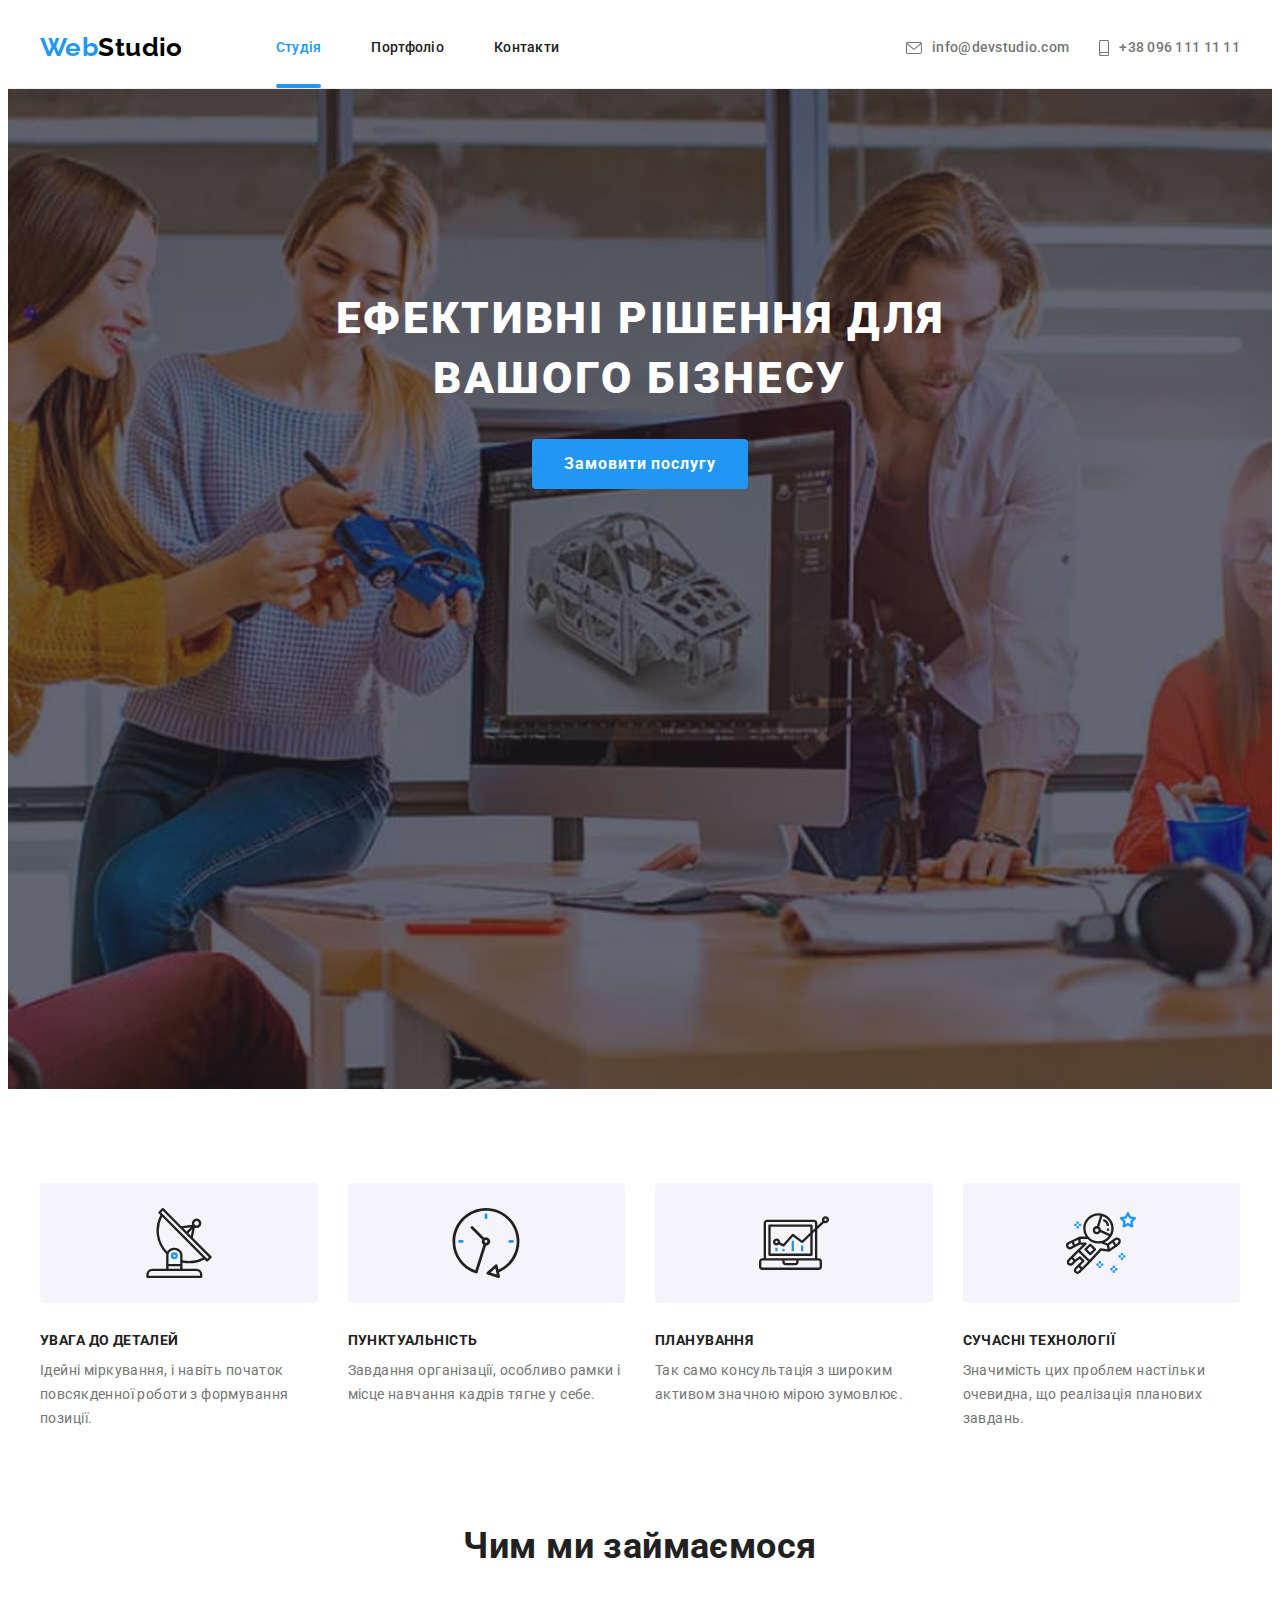
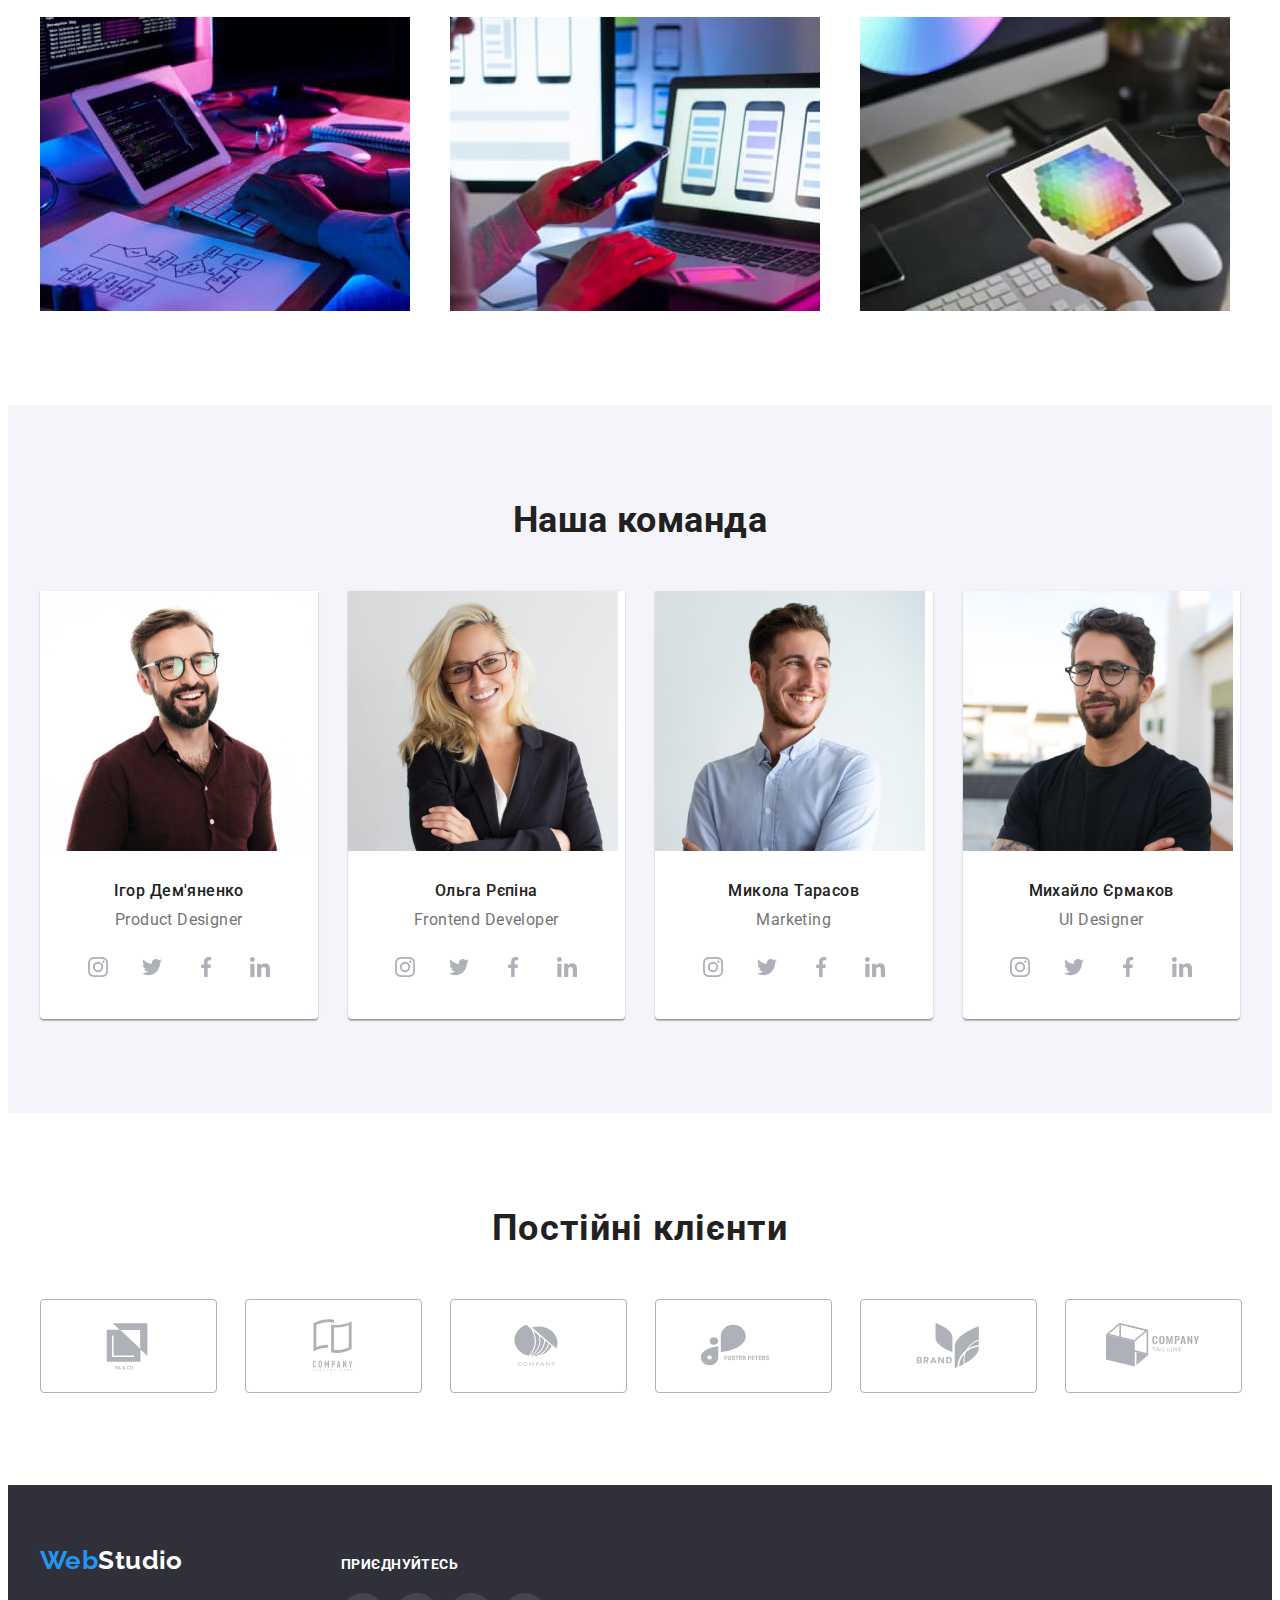
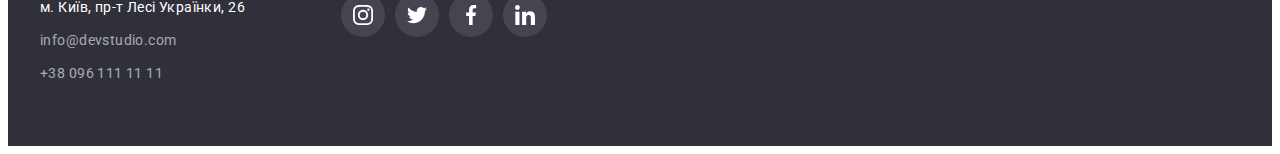
<file: index.html>
<!DOCTYPE html>
<html lang="uk">
  <head>
    <meta charset="UTF-8" />
    <meta http-equiv="X-UA-Compatible" content="IE=edge" />
    <meta name="viewport" content="width=device-width, initial-scale=1.0" />
    <link rel="preconnect" href="https://fonts.googleapis.com" />
    <link rel="preconnect" href="https://fonts.gstatic.com" crossorigin />
    <link
      href="https://fonts.googleapis.com/css2?family=Raleway:wght@700&family=Roboto:wght@400;500;700;900&display=swap"
      rel="stylesheet"
    />
    <link
      rel="stylesheet"
      href="https://cdnjs.cloudflare.com/ajax/libs/modern-normalize/1.1.0/modern-normalize.min.css"
      integrity="sha512-wpPYUAdjBVSE4KJnH1VR1HeZfpl1ub8YT/NKx4PuQ5NmX2tKuGu6U/JRp5y+Y8XG2tV+wKQpNHVUX03MfMFn9Q=="
      crossorigin="anonymous"
      referrerpolicy="no-referrer"
    />
    <link rel="stylesheet" href="./css/styles.css" />
    <title>WebStudio</title>
  </head>
  <body>
    <header class="header">
      <div class="container header-container">
        <nav class="navigation">
          <a class="accent-logo link" href="./index.html"
            >Web<span class="header-logo">Studio</span></a
          >
          <ul class="navigation-list list">
            <li class="navigation-item">
              <a class="navigation-link link current" href="./index.html"
                >Студія</a
              >
            </li>
            <li class="navigation-item">
              <a class="navigation-link link" href="./portfolio.html"
                >Портфоліо</a
              >
            </li>
            <li class="navigation-item">
              <a class="navigation-link link" href="#">Контакти</a>
            </li>
          </ul>
        </nav>
        <ul class="contacts-list list">
          <li class="contacts-item">
            <a class="contacts-link link" href="mailto:info@devstudio.com">
              <svg class="icon-envelope" width="16" height="12">
                <use href="./img/icons.svg#icon-envelope"></use>
              </svg>
              info@devstudio.com</a
            >
          </li>
          <li>
            <a class="contacts-link link" href="tel:+380961111111">
              <svg class="icon-smartphone" width="10" height="16">
                <use href="./img/icons.svg#icon-smartphone"></use>
              </svg>
              +38 096 111 11 11</a
            >
          </li>
        </ul>
      </div>
    </header>
    <main>
      <section class="hero">
        <div class="container">
          <h1 class="hero-title">Ефективні рішення для вашого бізнесу</h1>
          <button class="hero-btn btn" data-modal-open type="button">
            Замовити послугу
          </button>
        </div>
      </section>
      <section class="advantages">
        <div class="container">
          <h2 class="advantages-title visually-hidden">Наші переваги</h2>
          <ul class="advantages-list list">
            <li class="advantages-item">
              <div class="advantages-wrap">
                <svg class="advantages-icon" width="70" height="70">
                  <use href="./img/icons.svg#icon-antenna"></use>
                </svg>
              </div>
              <h3 class="advantages-subtitle">Увага до деталей</h3>
              <p class="advantages-text">
                Ідейні міркування, і навіть початок повсякденної роботи з
                формування позиції.
              </p>
            </li>
            <li class="advantages-item">
              <div class="advantages-wrap">
                <svg class="advantages-icon" width="70" height="70">
                  <use href="./img/icons.svg#icon-clock"></use>
                </svg>
              </div>
              <h3 class="advantages-subtitle">Пунктуальність</h3>
              <p class="advantages-text">
                Завдання організації, особливо рамки і місце навчання кадрів
                тягне у себе.
              </p>
            </li>
            <li class="advantages-item">
              <div class="advantages-wrap">
                <svg class="advantages-icon" width="70" height="70">
                  <use href="./img/icons.svg#icon-diagram"></use>
                </svg>
              </div>
              <h3 class="advantages-subtitle">Планування</h3>
              <p class="advantages-text">
                Так само консультація з широким активом значною мірою зумовлює.
              </p>
            </li>
            <li class="advantages-item">
              <div class="advantages-wrap">
                <svg class="advantages-icon" width="70" height="70">
                  <use href="./img/icons.svg#icon-astronaut"></use>
                </svg>
              </div>
              <h3 class="advantages-subtitle">Сучасні технології</h3>
              <p class="advantages-text">
                Значимість цих проблем настільки очевидна, що реалізація
                планових завдань.
              </p>
            </li>
          </ul>
        </div>
      </section>
      <section class="work">
        <div class="container">
          <h2 class="work-title">Чим ми займаємося</h2>
          <ul class="work-list list">
            <li class="work-item">
              <img
                class="work-img"
                src="./img/box-1.jpg"
                alt="Людина створює сайт"
                width="370"
                height="294"
              />
            </li>
            <li class="work-item">
              <img
                class="work-img"
                src="./img/box-2.jpg"
                alt="Людина тестує сайт"
                width="370"
                height="294"
              />
            </li>
            <li class="work-item">
              <img
                class="work-img"
                src="./img/box-3.jpg"
                alt="Людина обирає кольори для сайту"
                width="370"
                height="294"
              />
            </li>
          </ul>
        </div>
      </section>
      <section class="team">
        <div class="container">
          <h2 class="team-title">Наша команда</h2>
          <ul class="team-list list">
            <li class="team-item">
              <img
                class="team-img"
                src="./img/team-card-1.jpg"
                alt="Усміхнений чоловік в окулярах"
                width="270"
                height="260"
              />
              <h3 class="team-subtitle">Ігор Дем'яненко</h3>
              <p class="team-text" lang="eu">Product Designer</p>
              <ul class="team-soc-list list">
                <li class="team-soc-item">
                  <a
                    class="team-soc-link link"
                    href="#"
                    target="_blank"
                    rel="noreferrer nofollow noopener"
                  >
                    <svg class="team-soc-icon" width="20" height="20">
                      <use href="./img/icons.svg#icon-instagram"></use>
                    </svg>
                  </a>
                </li>
                <li class="team-soc-item">
                  <a
                    class="team-soc-link link"
                    href="#"
                    target="_blank"
                    rel="noreferrer nofollow noopener"
                  >
                    <svg class="team-soc-icon" width="20" height="20">
                      <use href="./img/icons.svg#icon-twitter"></use>
                    </svg>
                  </a>
                </li>
                <li class="team-soc-item">
                  <a
                    class="team-soc-link link"
                    href="#"
                    target="_blank"
                    rel="noreferrer nofollow noopener"
                  >
                    <svg class="team-soc-icon" width="20" height="20">
                      <use href="./img/icons.svg#icon-facebook"></use>
                    </svg>
                  </a>
                </li>
                <li class="team-soc-item">
                  <a
                    class="team-soc-link link"
                    href="#"
                    target="_blank"
                    rel="noreferrer nofollow noopener"
                  >
                    <svg class="team-soc-icon" width="20" height="20">
                      <use href="./img/icons.svg#icon-linkedin"></use>
                    </svg>
                  </a>
                </li>
              </ul>
            </li>
            <li class="team-item">
              <img
                class="team-img"
                src="./img/team-card-2.jpg"
                alt="Усміхнена жінка в окулярах"
                width="270"
                height="260"
              />
              <h3 class="team-subtitle">Ольга Рєпіна</h3>
              <p class="team-text" lang="eu">Frontend Developer</p>
              <ul class="team-soc-list list">
                <li class="team-soc-item">
                  <a
                    class="team-soc-link link"
                    href="#"
                    target="_blank"
                    rel="noreferrer nofollow noopener"
                  >
                    <svg class="team-soc-icon" width="20" height="20">
                      <use href="./img/icons.svg#icon-instagram"></use>
                    </svg>
                  </a>
                </li>
                <li class="team-soc-item">
                  <a
                    class="team-soc-link link"
                    href="#"
                    target="_blank"
                    rel="noreferrer nofollow noopener"
                  >
                    <svg class="team-soc-icon" width="20" height="20">
                      <use href="./img/icons.svg#icon-twitter"></use>
                    </svg>
                  </a>
                </li>
                <li class="team-soc-item">
                  <a
                    class="team-soc-link link"
                    href="#"
                    target="_blank"
                    rel="noreferrer nofollow noopener"
                  >
                    <svg class="team-soc-icon" width="20" height="20">
                      <use href="./img/icons.svg#icon-facebook"></use>
                    </svg>
                  </a>
                </li>
                <li class="team-soc-item">
                  <a
                    class="team-soc-link link"
                    href="#"
                    target="_blank"
                    rel="noreferrer nofollow noopener"
                  >
                    <svg class="team-soc-icon" width="20" height="20">
                      <use href="./img/icons.svg#icon-linkedin"></use>
                    </svg>
                  </a>
                </li>
              </ul>
            </li>
            <li class="team-item">
              <img
                class="team-img"
                src="./img/team-card-3.jpg"
                alt="Усміхнений чоловік"
                width="270"
                height="260"
              />
              <h3 class="team-subtitle">Микола Тарасов</h3>
              <p class="team-text" lang="eu">Marketing</p>
              <ul class="team-soc-list list">
                <li class="team-soc-item">
                  <a
                    class="team-soc-link link"
                    href="#"
                    target="_blank"
                    rel="noreferrer nofollow noopener"
                  >
                    <svg class="team-soc-icon" width="20" height="20">
                      <use href="./img/icons.svg#icon-instagram"></use>
                    </svg>
                  </a>
                </li>
                <li class="team-soc-item">
                  <a
                    class="team-soc-link link"
                    href="#"
                    target="_blank"
                    rel="noreferrer nofollow noopener"
                  >
                    <svg class="team-soc-icon" width="20" height="20">
                      <use href="./img/icons.svg#icon-twitter"></use>
                    </svg>
                  </a>
                </li>
                <li class="team-soc-item">
                  <a
                    class="team-soc-link link"
                    href="#"
                    target="_blank"
                    rel="noreferrer nofollow noopener"
                  >
                    <svg class="team-soc-icon" width="20" height="20">
                      <use href="./img/icons.svg#icon-facebook"></use>
                    </svg>
                  </a>
                </li>
                <li class="team-soc-item">
                  <a
                    class="team-soc-link link"
                    href="#"
                    target="_blank"
                    rel="noreferrer nofollow noopener"
                  >
                    <svg class="team-soc-icon" width="20" height="20">
                      <use href="./img/icons.svg#icon-linkedin"></use>
                    </svg>
                  </a>
                </li>
              </ul>
            </li>
            <li class="team-item">
              <img
                class="team-img"
                src="./img/team-card-4.jpg"
                alt="Усміхнений чоловік в окулярах"
                width="270"
                height="260"
              />
              <h3 class="team-subtitle">Михайло Єрмаков</h3>
              <p class="team-text" lang="eu">UI Designer</p>
              <ul class="team-soc-list list">
                <li class="team-soc-item">
                  <a
                    class="team-soc-link link"
                    href="#"
                    target="_blank"
                    rel="noreferrer nofollow noopener"
                  >
                    <svg class="team-soc-icon" width="20" height="20">
                      <use href="./img/icons.svg#icon-instagram"></use>
                    </svg>
                  </a>
                </li>
                <li class="team-soc-item">
                  <a
                    class="team-soc-link link"
                    href="#"
                    target="_blank"
                    rel="noreferrer nofollow noopener"
                  >
                    <svg class="team-soc-icon" width="20" height="20">
                      <use href="./img/icons.svg#icon-twitter"></use>
                    </svg>
                  </a>
                </li>
                <li class="team-soc-item">
                  <a
                    class="team-soc-link link"
                    href="#"
                    target="_blank"
                    rel="noreferrer nofollow noopener"
                  >
                    <svg class="team-soc-icon" width="20" height="20">
                      <use href="./img/icons.svg#icon-facebook"></use>
                    </svg>
                  </a>
                </li>
                <li class="team-soc-item">
                  <a
                    class="team-soc-link link"
                    href="#"
                    target="_blank"
                    rel="noreferrer nofollow noopener"
                  >
                    <svg class="team-soc-icon" width="20" height="20">
                      <use href="./img/icons.svg#icon-linkedin"></use>
                    </svg>
                  </a>
                </li>
              </ul>
            </li>
          </ul>
        </div>
      </section>
      <section class="clients">
        <div class="container">
          <h2 class="clients-title">Постійні клієнти</h2>
          <ul class="clients-list list">
            <li class="clients-item">
              <a href="" class="clients-link link">
                <svg class="clients-icon">
                  <use
                    href="./img/icons.svg#icon-client-1"
                    width="106"
                    height="60"
                  ></use>
                </svg>
              </a>
            </li>
            <li class="clients-item">
              <a href="" class="clients-link link">
                <svg class="clients-icon">
                  <use
                    href="./img/icons.svg#icon-client-2"
                    width="106"
                    height="60"
                  ></use>
                </svg>
              </a>
            </li>
            <li class="clients-item">
              <a href="" class="clients-link link">
                <svg class="clients-icon">
                  <use
                    href="./img/icons.svg#icon-client-3"
                    width="106"
                    height="60"
                  ></use>
                </svg>
              </a>
            </li>
            <li class="clients-item">
              <a href="" class="clients-link link">
                <svg class="clients-icon">
                  <use
                    href="./img/icons.svg#icon-client-4"
                    width="106"
                    height="60"
                  ></use>
                </svg>
              </a>
            </li>
            <li class="clients-item">
              <a href="" class="clients-link link">
                <svg class="clients-icon">
                  <use
                    href="./img/icons.svg#icon-client-5"
                    width="106"
                    height="60"
                  ></use>
                </svg>
              </a>
            </li>
            <li class="clients-item">
              <a href="" class="clients-link link">
                <svg class="clients-icon">
                  <use
                    href="./img/icons.svg#icon-client-6"
                    width="106"
                    height="60"
                  ></use>
                </svg>
              </a>
            </li>
          </ul>
        </div>
      </section>
    </main>
    <footer class="footer">
      <div class="container footer-wrap">
        <div class="address-box">
          <a class="footer-accent-logo link" href="./index.html"
            >Web<span class="footer-logo">Studio</span></a
          >
          <address class="footer-address">
            <ul class="address-list list">
              <li class="address-item">
                <a
                  class="address-primary link"
                  href="https://goo.gl/maps/CPtrU1FHBa2aNyZL9"
                  target="_blank"
                  rel="noreferrer nofollow noopener"
                  >м. Київ, пр-т Лесі Українки, 26</a
                >
              </li>
              <li class="address-item">
                <a
                  class="address-secondary link"
                  href="mailto:info@devstudio.com"
                  >info@devstudio.com</a
                >
              </li>
              <li class="address-item">
                <a class="address-secondary link" href="tel:+380961111111"
                  >+38 096 111 11 11</a
                >
              </li>
            </ul>
          </address>
        </div>
        <div class="join-box">
          <p class="join-text">приєднуйтесь</p>
          <ul class="join-list list">
            <li class="join-item">
              <a
                class="join-link link"
                href="#"
                target="_blank"
                rel="noreferrer nofollow noopener"
                ><svg class="join-icon" width="20" height="20">
                  <use href="./img/icons.svg#icon-instagram"></use>
                </svg>
              </a>
            </li>
            <li class="join-item">
              <a
                class="join-link link"
                href="#"
                target="_blank"
                rel="noreferrer nofollow noopener"
                ><svg class="join-icon" width="20" height="20">
                  <use href="./img/icons.svg#icon-twitter"></use>
                </svg>
              </a>
            </li>
            <li class="join-item">
              <a
                class="join-link link"
                href="#"
                target="_blank"
                rel="noreferrer nofollow noopener"
                ><svg class="join-icon" width="20" height="20">
                  <use href="./img/icons.svg#icon-facebook"></use>
                </svg>
              </a>
            </li>
            <li class="join-item">
              <a
                class="join-link link"
                href="#"
                target="_blank"
                rel="noreferrer nofollow noopener"
                ><svg class="join-icon" width="20" height="20">
                  <use href="./img/icons.svg#icon-linkedin"></use>
                </svg>
              </a>
            </li>
          </ul>
        </div>
      </div>
    </footer>
    <div class="backdrop is-hidden" data-modal>
      <div class="modal">
        <button type="button" class="modal-close" data-modal-close>
          <svg class="modal-close-icon" width="18" height="18">
            <use href="./img/icons.svg#icon-close"></use>
          </svg>
        </button>
      </div>
    </div>
    <script src="./js/modal.js"></script>
  </body>
</html>
</file>
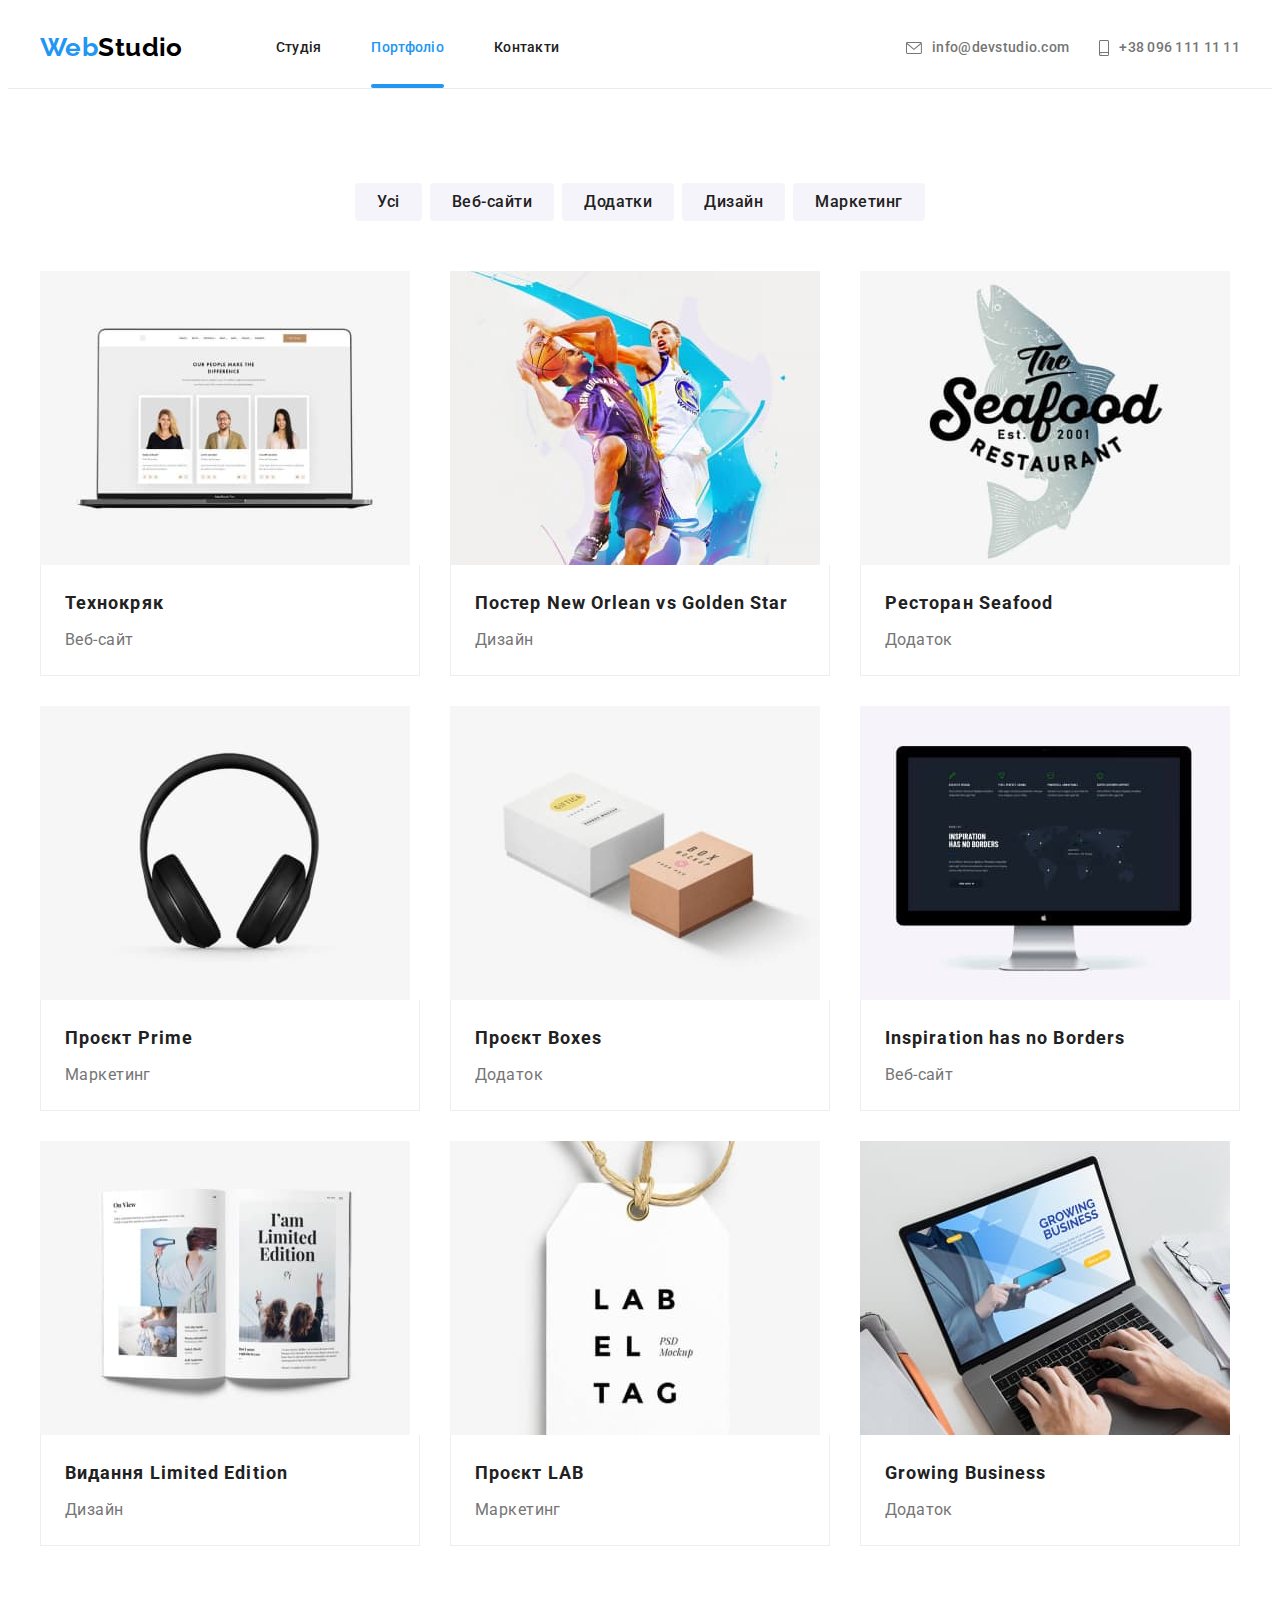
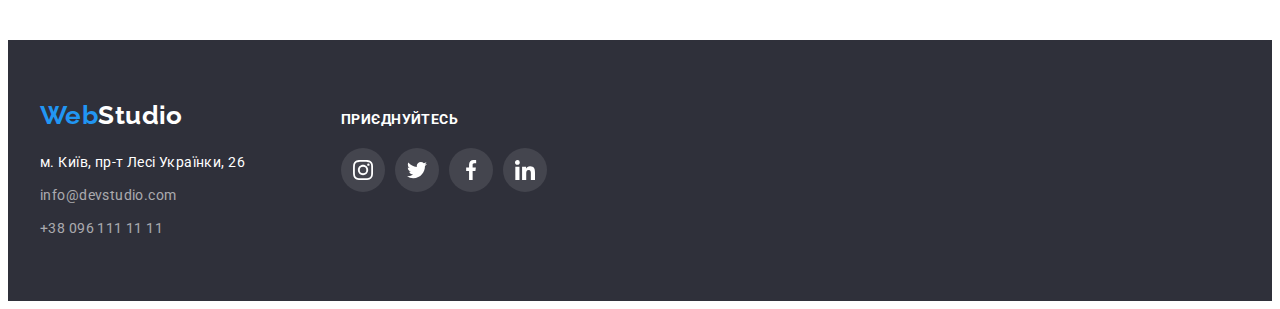
<file: portfolio.html>
<!DOCTYPE html>
<html lang="uk">
  <head>
    <meta charset="UTF-8" />
    <meta http-equiv="X-UA-Compatible" content="IE=edge" />
    <meta name="viewport" content="width=device-width, initial-scale=1.0" />
    <link rel="preconnect" href="https://fonts.googleapis.com" />
    <link rel="preconnect" href="https://fonts.gstatic.com" crossorigin />
    <link
      href="https://fonts.googleapis.com/css2?family=Raleway:wght@700&family=Roboto:wght@400;500;700;900&display=swap"
      rel="stylesheet"
    />
    <link
      rel="stylesheet"
      href="https://cdnjs.cloudflare.com/ajax/libs/modern-normalize/1.1.0/modern-normalize.min.css"
      integrity="sha512-wpPYUAdjBVSE4KJnH1VR1HeZfpl1ub8YT/NKx4PuQ5NmX2tKuGu6U/JRp5y+Y8XG2tV+wKQpNHVUX03MfMFn9Q=="
      crossorigin="anonymous"
      referrerpolicy="no-referrer"
    />
    <link rel="stylesheet" href="./css/styles.css" />
    <title>WebStudio</title>
  </head>
  <body>
    <header class="header">
      <div class="container header-container">
        <nav class="navigation">
          <a class="accent-logo link" href="./index.html"
            >Web<span class="header-logo">Studio</span></a
          >
          <ul class="navigation-list list">
            <li class="navigation-item">
              <a class="navigation-link link" href="./index.html">Студія</a>
            </li>
            <li class="navigation-item">
              <a class="navigation-link link current" href="./portfolio.html"
                >Портфоліо</a
              >
            </li>
            <li class="navigation-item">
              <a class="navigation-link link" href="#">Контакти</a>
            </li>
          </ul>
        </nav>
        <ul class="contacts-list list">
          <li class="contacts-item">
            <a class="contacts-link link" href="mailto:info@devstudio.com">
              <svg class="icon-envelope" width="16" height="12">
                <use href="./img/icons.svg#icon-envelope"></use>
              </svg>
              info@devstudio.com</a
            >
          </li>
          <li>
            <a class="contacts-link link" href="tel:+380961111111">
              <svg class="icon-smartphone" width="10" height="16">
                <use href="./img/icons.svg#icon-smartphone"></use>
              </svg>
              +38 096 111 11 11</a
            >
          </li>
        </ul>
      </div>
    </header>
    <main>
      <section class="portfolio">
        <div class="container">
          <h1 class="portfolio-title visually-hidden">Приклади робіт</h1>
          <ul class="portfolio-filter list">
            <li class="fiter-item">
              <button class="filter-btn btn" type="button">Усі</button>
            </li>
            <li class="fiter-item">
              <button class="filter-btn btn" type="button">Веб-сайти</button>
            </li>
            <li class="fiter-item">
              <button class="filter-btn btn" type="button">Додатки</button>
            </li>
            <li class="fiter-item">
              <button class="filter-btn btn" type="button">Дизайн</button>
            </li>
            <li class="fiter-item">
              <button class="filter-btn btn" type="button">Маркетинг</button>
            </li>
          </ul>
          <ul class="portfolio-list list">
            <li class="portfolio-item">
              <a
                class="portfolio-link link"
                href="#"
                target="_blank"
                rel="noreferrer nofollow noopener"
              >
                <div class="portfolio-top-wrap">
                  <img
                    class="portfolio-img"
                    src="./img/project-1.jpg"
                    alt="Веб-сайт відкритий на ноутбуку"
                    width="370"
                    height="294"
                  />
                  <p class="portfolio-top-text">
                    Ресурс пропонує комплексні пропозиції з різним рівнем
                    функціоналу та сервісів. Все це дозволить відвідувачу
                    отримати вичерпні відомості про компанію чи приватну особу.
                  </p>
                </div>
                <div class="portfolio-item-box">
                  <h2 class="portfolio-subtitle">Технокряк</h2>
                  <p class="portfolio-text">Веб-сайт</p>
                </div>
              </a>
            </li>
            <li class="portfolio-item">
              <a
                class="portfolio-link link"
                href="#"
                target="_blank"
                rel="noreferrer nofollow noopener"
              >
                <div class="portfolio-top-wrap">
                  <img
                    class="portfolio-img"
                    src="./img/project-2.jpg"
                    alt="Постер двох баскетболістів"
                    width="370"
                    height="294"
                  />
                  <p class="portfolio-top-text">
                    Ресурс пропонує комплексні пропозиції з різним рівнем
                    функціоналу та сервісів. Все це дозволить відвідувачу
                    отримати вичерпні відомості про компанію чи приватну особу.
                  </p>
                </div>
                <div class="portfolio-item-box">
                  <h2 class="portfolio-subtitle">
                    Постер <span lang="eu">New Orlean vs Golden Star</span>
                  </h2>
                  <p class="portfolio-text">Дизайн</p>
                </div>
              </a>
            </li>
            <li class="portfolio-item">
              <a
                class="portfolio-link link"
                href="#"
                target="_blank"
                rel="noreferrer nofollow noopener"
              >
                <div class="portfolio-top-wrap">
                  <img
                    class="portfolio-img"
                    src="./img/project-3.jpg"
                    alt="Логотип рибного ресторану"
                    width="370"
                    height="294"
                  />
                  <p class="portfolio-top-text">
                    Ресурс пропонує комплексні пропозиції з різним рівнем
                    функціоналу та сервісів. Все це дозволить відвідувачу
                    отримати вичерпні відомості про компанію чи приватну особу.
                  </p>
                </div>
                <div class="portfolio-item-box">
                  <h2 class="portfolio-subtitle">
                    Ресторан <span lang="eu">Seafood</span>
                  </h2>
                  <p class="portfolio-text">Додаток</p>
                </div>
              </a>
            </li>
            <li class="portfolio-item">
              <a
                class="portfolio-link link"
                href="#"
                target="_blank"
                rel="noreferrer nofollow noopener"
              >
                <div class="portfolio-top-wrap">
                  <img
                    class="portfolio-img"
                    src="./img/project-4.jpg"
                    alt="Навушники"
                    width="370"
                    height="294"
                  />
                  <p class="portfolio-top-text">
                    Ресурс пропонує комплексні пропозиції з різним рівнем
                    функціоналу та сервісів. Все це дозволить відвідувачу
                    отримати вичерпні відомості про компанію чи приватну особу.
                  </p>
                </div>
                <div class="portfolio-item-box">
                  <h2 class="portfolio-subtitle">
                    Проєкт <span lang="eu">Prime</span>
                  </h2>
                  <p class="portfolio-text">Маркетинг</p>
                </div>
              </a>
            </li>
            <li class="portfolio-item">
              <a
                class="portfolio-link link"
                href="#"
                target="_blank"
                rel="noreferrer nofollow noopener"
              >
                <div class="portfolio-top-wrap">
                  <img
                    class="portfolio-img"
                    src="./img/project-5.jpg"
                    alt="Дві коробки, біла і сіра"
                    width="370"
                    height="294"
                  />
                  <p class="portfolio-top-text">
                    Ресурс пропонує комплексні пропозиції з різним рівнем
                    функціоналу та сервісів. Все це дозволить відвідувачу
                    отримати вичерпні відомості про компанію чи приватну особу.
                  </p>
                </div>
                <div class="portfolio-item-box">
                  <h2 class="portfolio-subtitle">
                    Проєкт <span lang="eu">Boxes</span>
                  </h2>
                  <p class="portfolio-text">Додаток</p>
                </div>
              </a>
            </li>
            <li class="portfolio-item">
              <a
                class="portfolio-link link"
                href="#"
                target="_blank"
                rel="noreferrer nofollow noopener"
              >
                <div class="portfolio-top-wrap">
                  <img
                    class="portfolio-img"
                    src="./img/project-6.jpg"
                    alt="Веб-сайт відкритий на компьютері"
                    width="370"
                    height="294"
                  />
                  <p class="portfolio-top-text">
                    Ресурс пропонує комплексні пропозиції з різним рівнем
                    функціоналу та сервісів. Все це дозволить відвідувачу
                    отримати вичерпні відомості про компанію чи приватну особу.
                  </p>
                </div>
                <div class="portfolio-item-box">
                  <h2 class="portfolio-subtitle" lang="eu">
                    Inspiration has no Borders
                  </h2>
                  <p class="portfolio-text">Веб-сайт</p>
                </div>
              </a>
            </li>
            <li class="portfolio-item">
              <a
                class="portfolio-link link"
                href="#"
                target="_blank"
                rel="noreferrer nofollow noopener"
              >
                <div class="portfolio-top-wrap">
                  <img
                    class="portfolio-img"
                    src="./img/project-7.jpg"
                    alt="Розгорнуті сторінки журнала"
                    width="370"
                    height="294"
                  />
                  <p class="portfolio-top-text">
                    Ресурс пропонує комплексні пропозиції з різним рівнем
                    функціоналу та сервісів. Все це дозволить відвідувачу
                    отримати вичерпні відомості про компанію чи приватну особу.
                  </p>
                </div>
                <div class="portfolio-item-box">
                  <h2 class="portfolio-subtitle">
                    Видання <span lang="eu">Limited Edition</span>
                  </h2>
                  <p class="portfolio-text">Дизайн</p>
                </div>
              </a>
            </li>
            <li class="portfolio-item">
              <a
                class="portfolio-link link"
                href="#"
                target="_blank"
                rel="noreferrer nofollow noopener"
              >
                <div class="portfolio-top-wrap">
                  <img
                    class="portfolio-img"
                    src="./img/project-8.jpg"
                    alt="Дизайнерська бірка"
                    width="370"
                    height="294"
                  />
                  <p class="portfolio-top-text">
                    Ресурс пропонує комплексні пропозиції з різним рівнем
                    функціоналу та сервісів. Все це дозволить відвідувачу
                    отримати вичерпні відомості про компанію чи приватну особу.
                  </p>
                </div>
                <div class="portfolio-item-box">
                  <h2 class="portfolio-subtitle">
                    Проєкт <span lang="eu">LAB</span>
                  </h2>
                  <p class="portfolio-text">Маркетинг</p>
                </div>
              </a>
            </li>
            <li class="portfolio-item">
              <a
                class="portfolio-link link"
                href="#"
                target="_blank"
                rel="noreferrer nofollow noopener"
              >
                <div class="portfolio-top-wrap">
                  <img
                    class="portfolio-img"
                    src="./img/project-9.jpg"
                    alt="Чоловік відкриває додаток на ноутбуку"
                    width="370"
                    height="294"
                  />
                  <p class="portfolio-top-text">
                    Ресурс пропонує комплексні пропозиції з різним рівнем
                    функціоналу та сервісів. Все це дозволить відвідувачу
                    отримати вичерпні відомості про компанію чи приватну особу.
                  </p>
                </div>
                <div class="portfolio-item-box">
                  <h2 class="portfolio-subtitle" lang="eu">Growing Business</h2>
                  <p class="portfolio-text">Додаток</p>
                </div>
              </a>
            </li>
          </ul>
        </div>
      </section>
    </main>
    <footer class="footer">
      <div class="container footer-wrap">
        <div class="address-box">
          <a class="footer-accent-logo link" href="./index.html"
            >Web<span class="footer-logo">Studio</span></a
          >
          <address class="footer-address">
            <ul class="address-list list">
              <li class="address-item">
                <a
                  class="address-primary link"
                  href="https://goo.gl/maps/CPtrU1FHBa2aNyZL9"
                  target="_blank"
                  rel="noreferrer nofollow noopener"
                  >м. Київ, пр-т Лесі Українки, 26</a
                >
              </li>
              <li class="address-item">
                <a
                  class="address-secondary link"
                  href="mailto:info@devstudio.com"
                  >info@devstudio.com</a
                >
              </li>
              <li class="address-item">
                <a class="address-secondary link" href="tel:+380961111111"
                  >+38 096 111 11 11</a
                >
              </li>
            </ul>
          </address>
        </div>
        <div class="join-box">
          <p class="join-text">приєднуйтесь</p>
          <ul class="join-list list">
            <li class="join-item">
              <a
                class="join-link link"
                href="#"
                target="_blank"
                rel="noreferrer nofollow noopener"
                ><svg class="join-icon" width="20" height="20">
                  <use href="./img/icons.svg#icon-instagram"></use>
                </svg>
              </a>
            </li>
            <li class="join-item">
              <a
                class="join-link link"
                href="#"
                target="_blank"
                rel="noreferrer nofollow noopener"
                ><svg class="join-icon" width="20" height="20">
                  <use href="./img/icons.svg#icon-twitter"></use>
                </svg>
              </a>
            </li>
            <li class="join-item">
              <a
                class="join-link link"
                href="#"
                target="_blank"
                rel="noreferrer nofollow noopener"
                ><svg class="join-icon" width="20" height="20">
                  <use href="./img/icons.svg#icon-facebook"></use>
                </svg>
              </a>
            </li>
            <li class="join-item">
              <a
                class="join-link link"
                href="#"
                target="_blank"
                rel="noreferrer nofollow noopener"
                ><svg class="join-icon" width="20" height="20">
                  <use href="./img/icons.svg#icon-linkedin"></use>
                </svg>
              </a>
            </li>
          </ul>
        </div>
      </div>
    </footer>
  </body>
</html>
</file>
<file: css/styles.css>
:root {
  --accent-color: #2196f3;
  --primary-color: #757575;
  --secondary-color: #212121;
  --wite-color: #ffffff;
  --black-color: #000000;
  --sacondary-wite-color: rgba(255, 255, 255, 0.6);
  --background-color-wite: #ffffff;
  --sacondary-background-color: #2f303a;
  --team-background-color: #f5f4fa;
  --accent-background-color: #2196f3;
  --hover-background-color: #188ce8;
  --filter-background-color: #f5f4fa;
  --header-border: #ececec;
  --filter-item-border: #eeeeee;
  --hero-background-color: #c4c4c4;
  --icon-color: #afb1b8;
  --soc-background-color: rgba(255, 255, 255, 0.1);
  --animation: 250ms cubic-bezier(0.4, 0, 0.2, 1);
  --portfolio-overlay-background: rgba(33, 150, 243, 0.9);
  --backdrop-background-color: rgba(0, 0, 0, 0.2);
  --modal-background-color: #ffffff;
}

p,
h1,
h2,
h3,
h4,
h5,
h6 {
  margin: 0;
}

ul,
ol {
  margin: 0;
  padding-left: 0;
}

img {
  display: block;
  max-width: 100%;
  height: auto;
}

body {
  font-family: "Roboto", sans-serif;
  font-size: 14px;
  line-height: 1.71;
  letter-spacing: 0.03em;
  color: var(--primary-color);
  background-color: var(--background-color-wite);
}

.link {
  text-decoration: none;
}

.visually-hidden {
  position: absolute;
  white-space: nowrap;
  width: 1px;
  height: 1px;
  overflow: hidden;
  border: 0;
  padding: 0;
  clip: rect(0 0 0 0);
  clip-path: inset(50%);
  margin: -1px;
}

.container {
  margin: 0 auto;
  width: 1200px;
  padding-left: 15px;
  padding-right: 15px;
}

.btn {
  display: inline-block;
  border: none;
  text-align: center;
}

.list {
  list-style: none;
}

/* ----------------------Header------------------------- */

.header {
  border-bottom: 1px solid var(--header-border);
}

.header-container {
  display: flex;
  align-items: center;
  justify-content: space-between;
}

.navigation {
  display: flex;
  align-items: center;
  gap: 93px;
}

.accent-logo {
  padding-top: 24px;
  padding-bottom: 25px;
  font-family: "Raleway", sans-serif;
  font-weight: 700;
  font-size: 26px;
  line-height: 1.19;
  color: var(--accent-color);
  transition: color var(--animation);
}

.accent-logo:hover,
.accent-logo:focus {
  color: var(--black-color);
}

.header-logo {
  color: var(--black-color);
  transition: color var(--animation);
}

.accent-logo:hover .header-logo,
.accent-logo:focus .header-logo {
  color: var(--accent-color);
}

.navigation-list {
  display: flex;
  gap: 50px;
}

.navigation-link {
  position: relative;
  padding-top: 32px;
  padding-bottom: 32px;
  font-weight: 500;
  line-height: 1.14;
  letter-spacing: 0.02em;
  color: var(--secondary-color);
  transition: color var(--animation);
}

.navigation-link::after,
.contacts-link::after {
  content: "";
  position: absolute;
  bottom: -1px;
  display: block;
  width: 100%;
  height: 4px;
  background-color: var(--accent-background-color);
  border-radius: 2px;
  transform: scaleX(0);
  transition: transform var(--animation);
}

.navigation-link:hover::after,
.contacts-link:hover::after,
.navigation-link:focus::after,
.contacts-link:focus::after {
  transform: scaleX(1);
}

.navigation-link.current {
  color: var(--accent-color);
}

.navigation-link.current::after {
  transform: scaleX(1);
}

.contacts-list {
  display: flex;
  gap: 30px;
}

.contacts-link {
  position: relative;
  display: flex;
  align-items: center;
  gap: 10px;
  padding-top: 32px;
  padding-bottom: 32px;
  font-weight: 500;
  line-height: 1.14;
  letter-spacing: 0.02em;
  color: inherit;
  transition: color var(--animation);
}

.contacts-link:hover,
.navigation-link:hover,
.contacts-link:focus,
.navigation-link:focus {
  color: var(--accent-color);
}

.icon-envelope,
.icon-smartphone {
  fill: currentColor;
}

/* -----------------------------------Hero------------------------------------- */

.hero {
  background-size: cover;
  background-position: center;
  background-repeat: no-repeat;
  background-image: linear-gradient(
      rgba(47, 48, 58, 0.4),
      rgba(47, 48, 58, 0.4)
    ),
    url(../img/img-bg.jpg);
  background-color: var(--hero-background-color);
  max-width: 1600px;
  min-height: 600px;
  margin: 0 auto;
  padding: 200px 0;
  text-align: center;
}

.hero-title {
  max-width: 696px;
  margin-right: auto;
  margin-left: auto;
  margin-bottom: 30px;
  font-weight: 900;
  font-size: 44px;
  line-height: 1.36;
  letter-spacing: 0.06em;
  text-transform: uppercase;
  color: var(--wite-color);
}

.hero-btn {
  border-radius: 4px;
  padding: 10px 32px;
  font-family: inherit;
  font-weight: 700;
  font-size: 16px;
  line-height: 1.88;
  letter-spacing: 0.06em;
  color: var(--wite-color);
  background-color: var(--accent-background-color);
  cursor: pointer;
  transition: background-color var(--animation);
}

.hero-btn:hover,
.hero-btn:focus {
  background-color: var(--hover-background-color);
}

/* ---------------------------------Переваги------------------------------- */

.advantages {
  padding: 94px 0;
}

.advantages-list {
  display: flex;
  gap: 30px;
}

.advantages-item {
  flex-basis: calc((100% - 90px) / 4);
}

.advantages-wrap {
  display: flex;
  align-items: center;
  justify-content: center;
  margin-bottom: 30px;
  width: 100%;
  height: 120px;
  background-color: var(--team-background-color);
  border-radius: 4px;
}

.advantages-icon {
  width: 70px;
  height: 70px;
}

.advantages-subtitle {
  margin-bottom: 10px;
  font-weight: 700;
  font-size: 14px;
  line-height: 1.14;
  text-transform: uppercase;
  color: var(--secondary-color);
}

/* -----------------------------------Work------------------------------ */

.work {
  padding-bottom: 94px;
}

.work-title {
  margin-bottom: 50px;
  font-weight: 700;
  font-size: 36px;
  line-height: 1.17;
  text-align: center;
  color: var(--secondary-color);
}

.work-list {
  display: flex;
  gap: 30px;
}

.work-item {
  flex-basis: calc((100% - 60px) / 3);
}

/* ----------------------------------Team------------------------------ */

.team {
  padding: 94px 0;
  background-color: var(--team-background-color);
}

.team-title {
  margin-bottom: 50px;
  font-weight: 700;
  font-size: 36px;
  line-height: 1.17;
  text-align: center;
  color: var(--secondary-color);
}

.team-list {
  display: flex;
  gap: 30px;
}

.team-item {
  flex-basis: calc((100% - 90px) / 4);
  padding-bottom: 30px;
  box-shadow: 0px 1px 3px rgba(0, 0, 0, 0.12), 0px 1px 1px rgba(0, 0, 0, 0.14),
    0px 2px 1px rgba(0, 0, 0, 0.2);
  border-radius: 0px 0px 4px 4px;
  background-color: var(--background-color-wite);
}

.team-img {
  margin-bottom: 30px;
}

.team-subtitle {
  margin-bottom: 10px;
  font-weight: 500;
  font-size: 16px;
  line-height: 1.19;
  text-align: center;
  color: var(--secondary-color);
}

.team-text {
  margin-bottom: 16px;
  font-size: 16px;
  line-height: 1.19;
  text-align: center;
}

.team-soc-list {
  display: flex;
  justify-content: center;
  gap: 10px;
}

.team-soc-item {
  width: 44px;
  height: 44px;
}

.team-soc-link {
  width: 100%;
  height: 100%;
  background-color: var(--background-color-wite);
  color: var(--icon-color);
  border-radius: 50%;
  display: flex;
  align-items: center;
  justify-content: center;
  transition: background-color var(--animation), color var(--animation);
}

.team-soc-link:hover,
.team-soc-link:focus {
  background-color: var(--accent-background-color);
  color: var(--background-color-wite);
}

.team-soc-icon {
  width: 20px;
  height: 20px;
  fill: currentColor;
}

/* ---------------------------------Clients---------------------------- */
.clients {
  padding: 94px 0;
}

.clients-title {
  font-size: 36px;
  line-height: 1.17;
  text-align: center;
  letter-spacing: 0.03em;
  color: var(--secondary-color);
  margin-bottom: 50px;
}

.clients-list {
  display: flex;
  gap: 30px;
}

.clients-item {
  width: calc((100% - 150px) / 6);
  height: 92px;
}

.clients-link {
  width: 100%;
  height: 100%;
  color: var(--icon-color);
  border: 1px solid var(--icon-color);
  border-radius: 4px;
  display: flex;
  align-items: center;
  justify-content: center;
  transition: color var(--animation), border-color var(--animation);
}

.clients-link:hover,
.clients-link:focus {
  color: var(--accent-color);
  border-color: var(--accent-color);
}

.clients-icon {
  width: 106px;
  height: 60px;
  fill: currentColor;
}

/* -----------------------------------Footer------------------------ */

.footer {
  padding: 60px 0;
  background-color: var(--sacondary-background-color);
}

.footer-wrap {
  display: flex;
}

.address-box {
  margin-right: 70px;
}

.footer-accent-logo {
  display: inline-block;
  margin-bottom: 20px;
  font-family: "Raleway", sans-serif;
  font-weight: 700;
  font-size: 26px;
  line-height: 1.19;
  color: var(--accent-color);
  transition: color var(--animation);
}

.footer-accent-logo:hover,
.footer-accent-logo:focus {
  color: var(--wite-color);
}

.footer-logo {
  color: var(--wite-color);
  transition: color var(--animation);
}

.footer-accent-logo:hover .footer-logo,
.footer-accent-logo:focus .footer-logo {
  color: var(--accent-color);
}

.footer-address {
  font-style: normal;
  min-width: 231px;
}

.address-primary {
  color: var(--wite-color);
  transition: color var(--animation);
}

.address-secondary {
  color: var(--sacondary-wite-color);
  transition: color var(--animation);
}

.address-item:not(:last-child) {
  margin-bottom: 9px;
}

.address-primary:hover,
.address-secondary:hover,
.address-primary:focus,
.address-secondary:focus {
  color: var(--accent-color);
}

.join-text {
  font-weight: 700;
  line-height: 1.14;
  text-transform: uppercase;
  color: var(--wite-color);
  margin-top: 12px;
  margin-bottom: 20px;
}

.join-list {
  display: flex;
  justify-content: center;
  gap: 10px;
}

.join-item {
  width: 44px;
  height: 44px;
}

.join-link {
  width: 100%;
  height: 100%;
  background-color: var(--soc-background-color);
  color: var(--wite-color);
  border-radius: 50%;
  display: flex;
  align-items: center;
  justify-content: center;
  transition: background-color var(--animation);
}

.join-link:hover,
.join-link:focus {
  background-color: var(--accent-background-color);
}

.join-icon {
  width: 20px;
  height: 20px;
  fill: currentColor;
}

/* ------------------------------------Portfolio------------------ */

.portfolio {
  padding: 94px 0;
}

.portfolio-filter {
  display: flex;
  justify-content: center;
  gap: 8px;
  margin-bottom: 50px;
}

.filter-btn {
  padding: 6px 22px;
  border-radius: 4px;
  font-family: inherit;
  font-weight: 500;
  font-size: 16px;
  line-height: 1.62;
  letter-spacing: 0.03em;
  color: var(--secondary-color);
  background-color: var(--filter-background-color);
  cursor: pointer;
  transition: color var(--animation), background-color var(--animation),
    box-shadow var(--animation);
}

.filter-btn:hover,
.filter-btn:focus {
  color: var(--wite-color);
  background-color: var(--accent-background-color);
  box-shadow: 0px 3px 1px rgba(0, 0, 0, 0.1), 0px 1px 2px rgba(0, 0, 0, 0.08),
    0px 2px 2px rgba(0, 0, 0, 0.12);
}

.portfolio-list {
  display: flex;
  gap: 30px;
  flex-wrap: wrap;
}

.portfolio-item {
  flex-basis: calc((100% - 60px) / 3);
  transition: box-shadow var(--animation);
}

.portfolio-item:hover,
.portfolio-item:focus {
  box-shadow: 0px 1px 1px rgba(0, 0, 0, 0.12), 0px 4px 4px rgba(0, 0, 0, 0.06),
    1px 4px 6px rgba(0, 0, 0, 0.16);
}

.portfolio-item-box {
  border: 1px solid var(--filter-item-border);
  border-top: 0;
  padding: 20px 24px;
}

.portfolio-top-wrap {
  position: relative;
  overflow: hidden;
}

.portfolio-top-text {
  position: absolute;
  top: 0;
  padding: 63px 24px;
  font-size: 18px;
  line-height: 1.56;
  letter-spacing: 0.03em;
  color: var(--wite-color);
  background-color: var(--portfolio-overlay-background);
  height: 100%;
  transform: translateY(100%);
  transition: transform var(--animation);
  overflow: auto;
}

.portfolio-item:hover .portfolio-top-text,
.portfolio-item:hover .portfolio-top-text {
  transform: translateY(0);
}

.portfolio-subtitle {
  margin-bottom: 4px;
  font-weight: 700;
  font-size: 18px;
  line-height: 2;
  letter-spacing: 0.06em;
  color: var(--secondary-color);
}

.portfolio-text {
  font-size: 16px;
  line-height: 1.88;
  color: var(--primary-color);
}

.backdrop {
  width: 100%;
  height: 100%;
  background-color: var(--backdrop-background-color);
  position: fixed;
  top: 0;
  transition: opacity 500ms linear, visibility 500ms linear;
  perspective: 400px;
}

.modal {
  width: 528px;
  min-height: 581px;
  background-color: var(--modal-background-color);
  box-shadow: 0px 1px 3px rgba(0, 0, 0, 0.12), 0px 1px 1px rgba(0, 0, 0, 0.14),
    0px 2px 1px rgba(0, 0, 0, 0.2);
  border-radius: 4px;
  position: absolute;
  top: 50%;
  left: 50%;
  transform: translate(-50%, -50%) rotateX(0deg);
  transition: transform 500ms linear;
}

.backdrop.is-hidden .modal {
  transform: translate(-50%, -50%) rotateX(270deg);
}

.modal-close {
  position: absolute;
  top: 8px;
  right: 8px;
  width: 30px;
  height: 30px;
  border: 1px solid rgba(0, 0, 0, 0.1);
  border-radius: 50%;
  background-color: transparent;
  display: flex;
  align-items: center;
  justify-content: center;
  cursor: pointer;
  transition: fill var(--animation);
}

.modal-close:hover,
.modal-close:focus {
  fill: var(--accent-color);
}

.backdrop.is-hidden {
  visibility: hidden;
  opacity: 0;
  pointer-events: none;
}
</file>
